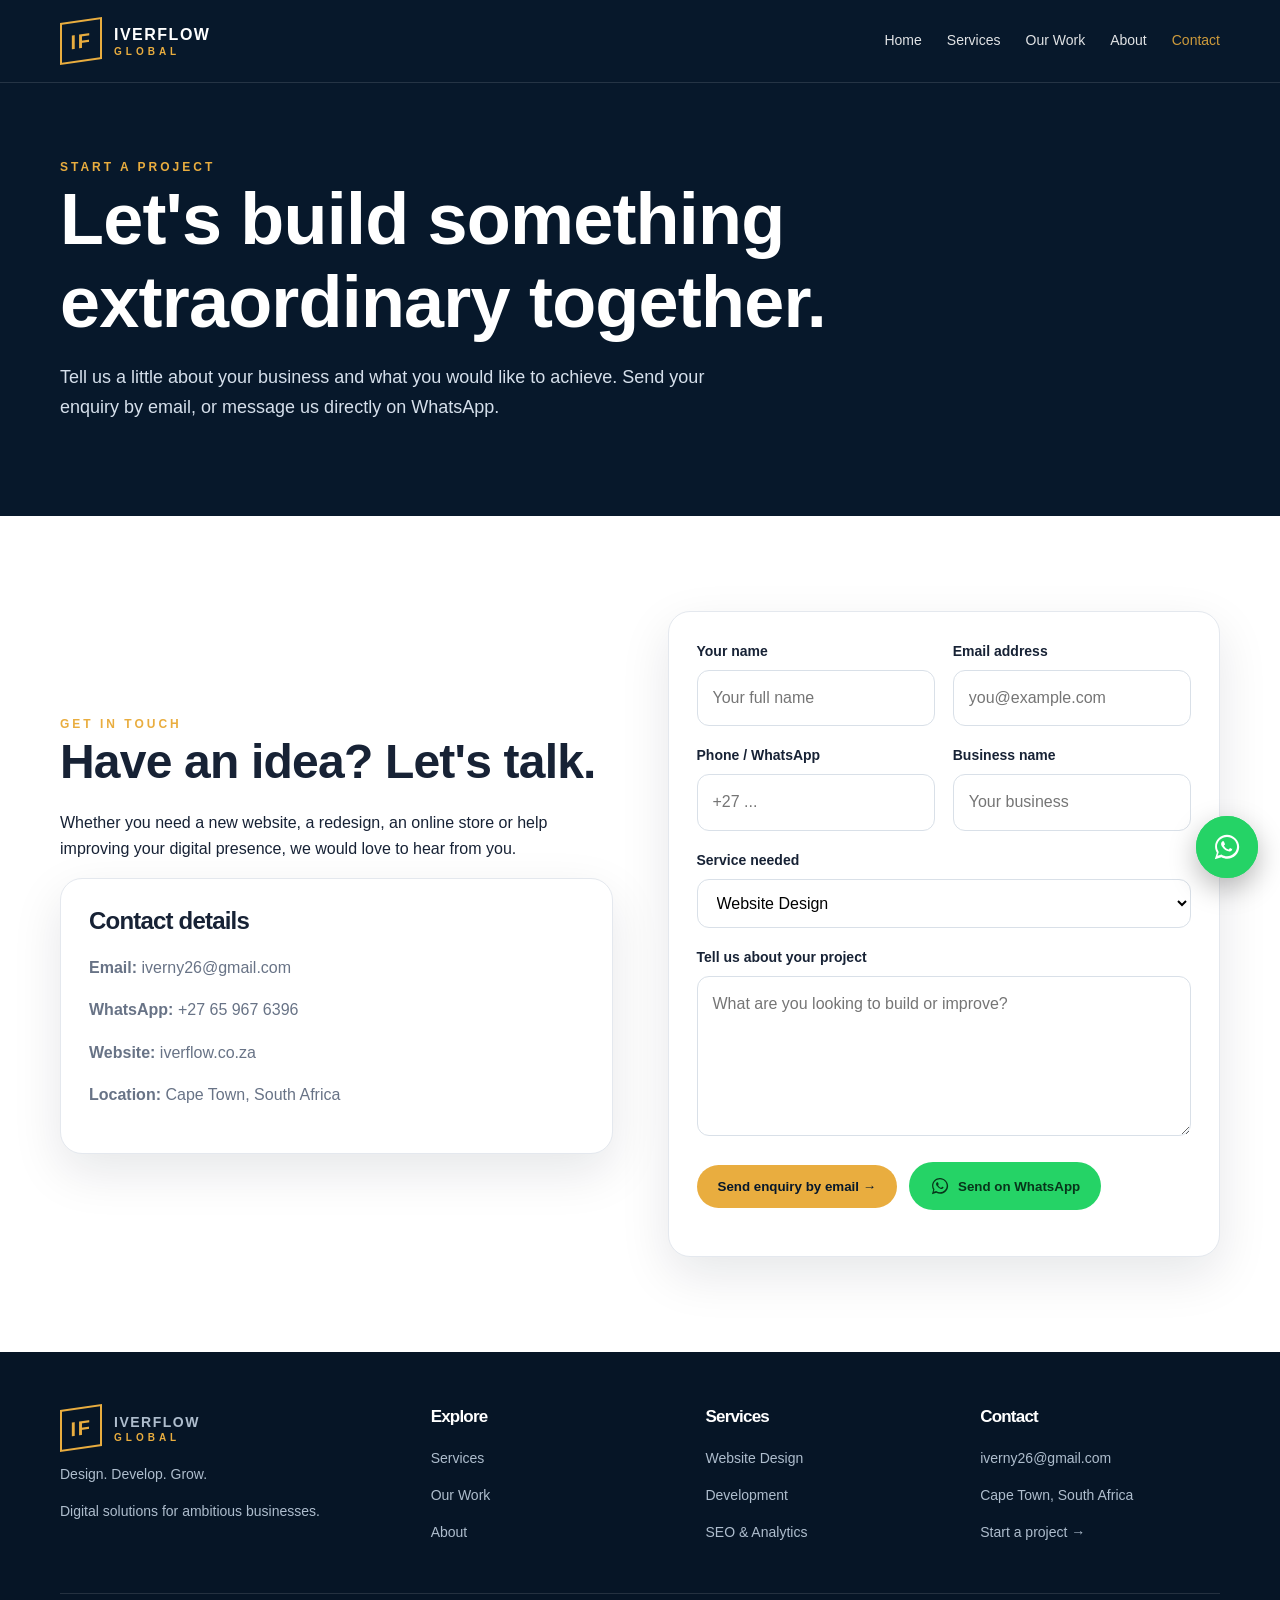
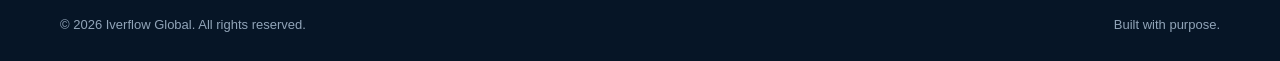
<file: contact.html>
<!doctype html>
<html lang="en"><head><meta charset="utf-8"><meta name="viewport" content="width=device-width,initial-scale=1"><title>Contact | Iverflow Global</title><meta name="description" content="Iverflow Global — digital solutions that drive real growth."><link rel="stylesheet" href="styles.css"></head>
<body><header class="site-header"><div class="container navbar"><a class="logo" href="index.html"><div class="logo-mark">IF</div><div><span>IVERFLOW</span><small>GLOBAL</small></div></a><button class="menu-btn" aria-label="Open navigation">☰</button><nav class="nav-links"><a class="" href="index.html">Home</a><a class="" href="services.html">Services</a><a class="" href="work.html">Our Work</a><a class="" href="about.html">About</a><a class="active" href="contact.html">Contact</a></nav></div></header>
<section class="page-hero"><div class="container"><div class="eyebrow">Start a project</div><h1>Let's build something extraordinary together.</h1><p>Tell us a little about your business and what you would like to achieve. Send your enquiry by email, or message us directly on WhatsApp.</p></div></section>
<section class="section"><div class="container split"><div><div class="eyebrow">Get in touch</div><h2>Have an idea? Let's talk.</h2><p>Whether you need a new website, a redesign, an online store or help improving your digital presence, we would love to hear from you.</p><div class="card"><h3>Contact details</h3><p><strong>Email:</strong> iverny26@gmail.com</p><p><strong>WhatsApp:</strong> <a href="https://wa.me/27659676396" target="_blank" rel="noopener">+27 65 967 6396</a></p><p><strong>Website:</strong> iverflow.co.za</p><p><strong>Location:</strong> Cape Town, South Africa</p></div></div>
<form id="contact-form" class="card" action="https://formsubmit.co/ajax/iverny26@gmail.com" method="POST"><input type="hidden" name="_subject" value="New website enquiry - Iverflow Global"><input type="hidden" name="_template" value="table"><input type="hidden" name="_captcha" value="false"><input type="text" name="_honey" style="display:none" tabindex="-1" autocomplete="off"><div class="form-grid"><div><label for="name">Your name</label><input id="name" name="name" required placeholder="Your full name"></div><div><label for="email">Email address</label><input id="email" name="email" type="email" required placeholder="you@example.com"></div><div><label for="phone">Phone / WhatsApp</label><input id="phone" name="phone" type="tel" placeholder="+27 ..."></div><div><label for="company">Business name</label><input id="company" name="company" placeholder="Your business"></div><div class="full"><label for="service">Service needed</label><select id="service" name="service"><option>Website Design</option><option>Website Development</option><option>E-commerce</option><option>Digital Marketing</option><option>SEO &amp; Analytics</option><option>Other</option></select></div><div class="full"><label for="message">Tell us about your project</label><textarea id="message" name="message" required placeholder="What are you looking to build or improve?"></textarea></div><div class="full form-actions"><button class="btn btn-primary" type="submit">Send enquiry by email &rarr;</button><button class="btn btn-whatsapp" type="button" id="wa-send"><svg viewBox="0 0 32 32" width="20" height="20" aria-hidden="true"><path fill="currentColor" d="M16 3C9 3 3.3 8.6 3.3 15.5c0 2.4.7 4.7 1.9 6.6L3 29l7.1-2.1c1.9 1 4 1.6 6.2 1.6 7 0 12.7-5.6 12.7-12.5S23 3 16 3zm0 22.9c-2 0-3.9-.6-5.5-1.6l-.4-.2-4.2 1.2 1.3-4-.3-.4a10.2 10.2 0 0 1-1.6-5.4C5.3 9.9 10.1 5.2 16 5.2s10.7 4.700 10.7 10.300S21.900 25.900 16 25.900zm5.900-7.700c-.3-.2-1.900-.9-2.200-1-.3-.1-.5-.2-.7.200-.2.300-.8 1-1 1.200-.2.200-.4.200-.7.100-.3-.2-1.400-.5-2.600-1.600-1-.9-1.600-1.900-1.800-2.200-.2-.3 0-.5.100-.7l.5-.5c.2-.2.200-.3.300-.5.100-.2.100-.4 0-.5l-1-2.300c-.2-.6-.5-.5-.7-.5h-.6c-.2 0-.5.100-.8.400-.3.300-1 1-1 2.400s1 2.800 1.200 3c.1.200 2 3.100 4.900 4.300.7.300 1.200.5 1.600.6.7.2 1.300.2 1.800.1.600-.1 1.900-.8 2.100-1.500.3-.7.300-1.400.2-1.500-.1-.1-.3-.2-.6-.4z"/></svg> Send on WhatsApp</button><p id="form-message" aria-live="polite"></p></div></div></form></div></section>
<footer class="site-footer"><div class="container"><div class="footer-grid"><div><a class="logo" href="index.html"><div class="logo-mark">IF</div><div><span>IVERFLOW</span><small>GLOBAL</small></div></a><p>Design. Develop. Grow.</p><p>Digital solutions for ambitious businesses.</p></div><div><h3>Explore</h3><p><a href="services.html">Services</a></p><p><a href="work.html">Our Work</a></p><p><a href="about.html">About</a></p></div><div><h3>Services</h3><p><a href="services.html">Website Design</a></p><p><a href="services.html">Development</a></p><p><a href="services.html">SEO & Analytics</a></p></div><div><h3>Contact</h3><p><a href="mailto:iverny26@gmail.com">iverny26@gmail.com</a></p><p>Cape Town, South Africa</p><p><a href="contact.html">Start a project →</a></p></div></div><div class="footer-bottom"><span>© <span data-year></span> Iverflow Global. All rights reserved.</span><span>Built with purpose.</span></div></div></footer><script src="script.js"></script></body></html>
</file>
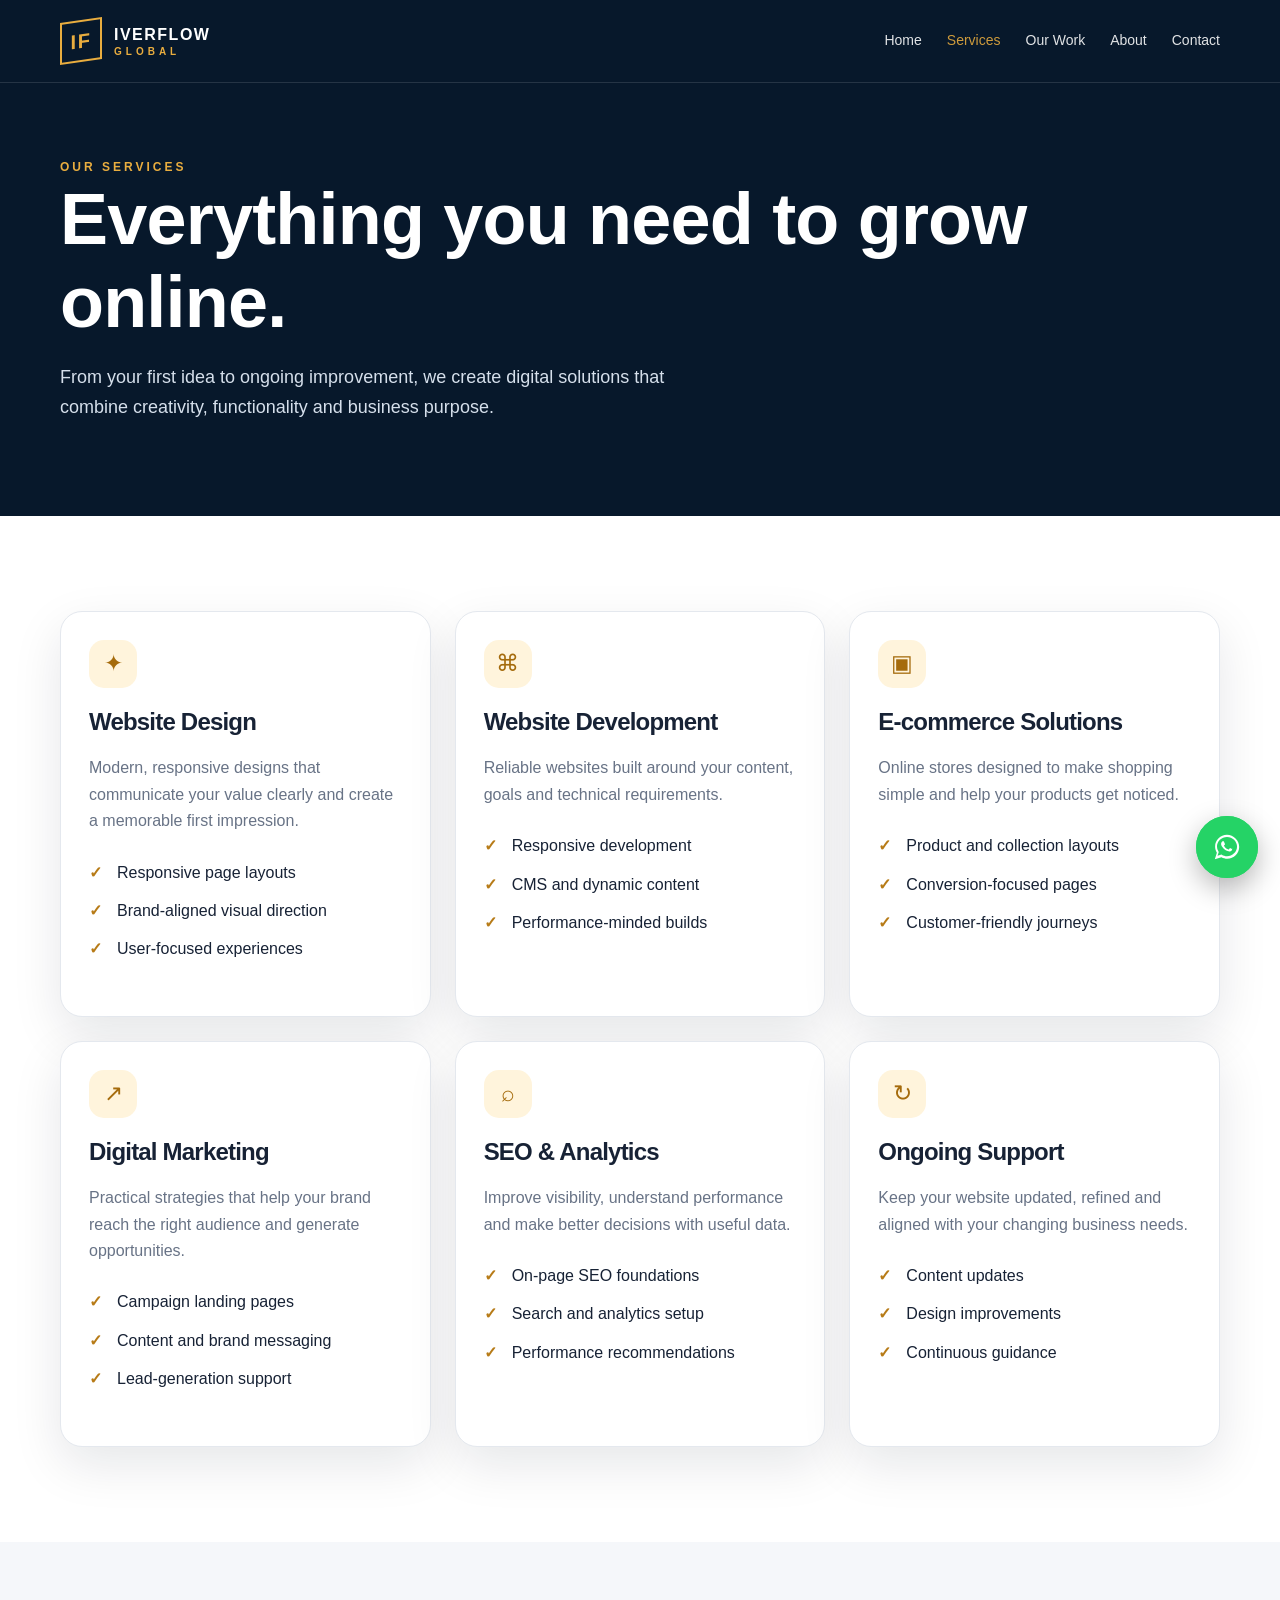
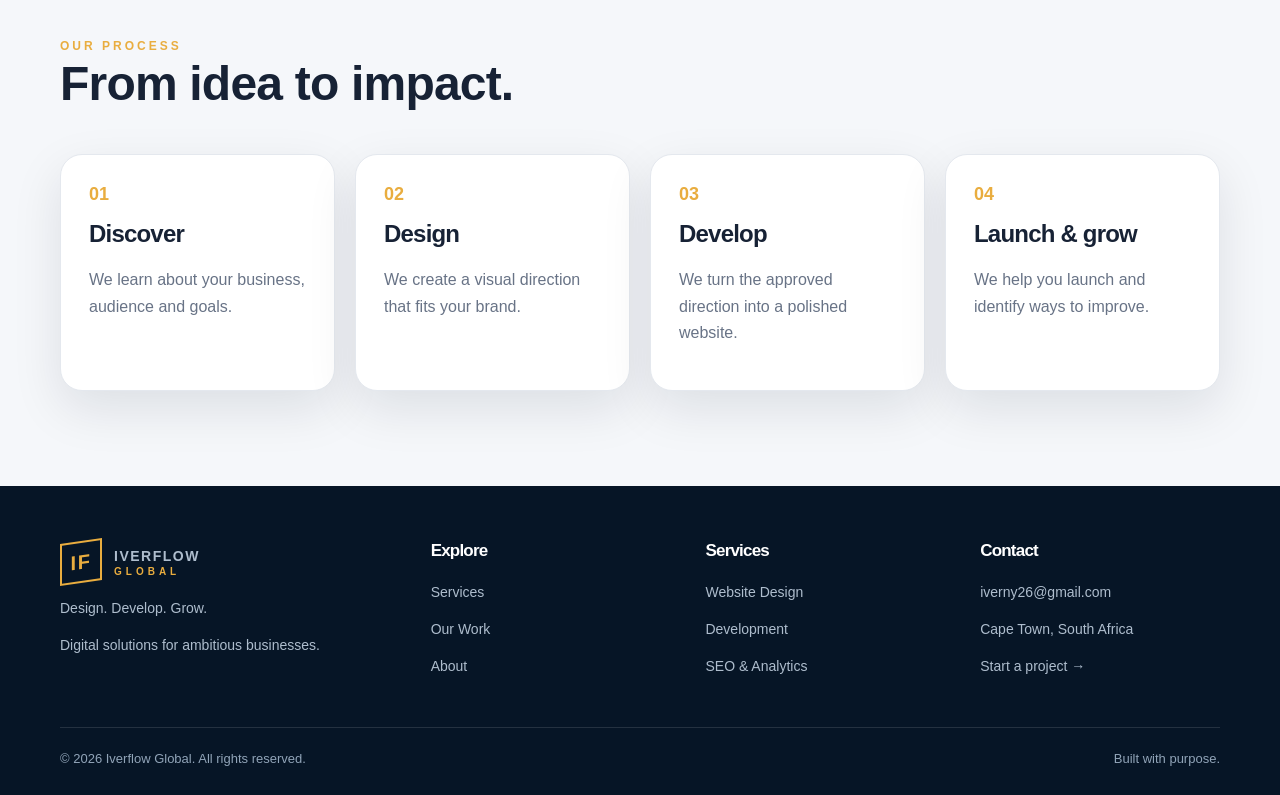
<file: services.html>
<!doctype html>
<html lang="en"><head><meta charset="utf-8"><meta name="viewport" content="width=device-width,initial-scale=1"><title>Services | Iverflow Global</title><meta name="description" content="Iverflow Global — digital solutions that drive real growth."><link rel="stylesheet" href="styles.css"></head>
<body><header class="site-header"><div class="container navbar"><a class="logo" href="index.html"><div class="logo-mark">IF</div><div><span>IVERFLOW</span><small>GLOBAL</small></div></a><button class="menu-btn" aria-label="Open navigation">☰</button><nav class="nav-links"><a class="" href="index.html">Home</a><a class="active" href="services.html">Services</a><a class="" href="work.html">Our Work</a><a class="" href="about.html">About</a><a class="" href="contact.html">Contact</a></nav></div></header>
<section class="page-hero"><div class="container"><div class="eyebrow">Our services</div><h1>Everything you need to grow online.</h1><p>From your first idea to ongoing improvement, we create digital solutions that combine creativity, functionality and business purpose.</p></div></section>
<section class="section"><div class="container"><div class="grid-3">
<div class="card"><div class="icon">✦</div><h3>Website Design</h3><p>Modern, responsive designs that communicate your value clearly and create a memorable first impression.</p><ul class="check-list"><li>Responsive page layouts</li><li>Brand-aligned visual direction</li><li>User-focused experiences</li></ul></div>
<div class="card"><div class="icon">⌘</div><h3>Website Development</h3><p>Reliable websites built around your content, goals and technical requirements.</p><ul class="check-list"><li>Responsive development</li><li>CMS and dynamic content</li><li>Performance-minded builds</li></ul></div>
<div class="card"><div class="icon">▣</div><h3>E-commerce Solutions</h3><p>Online stores designed to make shopping simple and help your products get noticed.</p><ul class="check-list"><li>Product and collection layouts</li><li>Conversion-focused pages</li><li>Customer-friendly journeys</li></ul></div>
<div class="card"><div class="icon">↗</div><h3>Digital Marketing</h3><p>Practical strategies that help your brand reach the right audience and generate opportunities.</p><ul class="check-list"><li>Campaign landing pages</li><li>Content and brand messaging</li><li>Lead-generation support</li></ul></div>
<div class="card"><div class="icon">⌕</div><h3>SEO & Analytics</h3><p>Improve visibility, understand performance and make better decisions with useful data.</p><ul class="check-list"><li>On-page SEO foundations</li><li>Search and analytics setup</li><li>Performance recommendations</li></ul></div>
<div class="card"><div class="icon">↻</div><h3>Ongoing Support</h3><p>Keep your website updated, refined and aligned with your changing business needs.</p><ul class="check-list"><li>Content updates</li><li>Design improvements</li><li>Continuous guidance</li></ul></div>
</div></div></section>
<section class="section section-light"><div class="container"><div class="section-heading"><div class="eyebrow">Our process</div><h2>From idea to impact.</h2></div><div class="grid-4 process"><div class="card"><h3>Discover</h3><p>We learn about your business, audience and goals.</p></div><div class="card"><h3>Design</h3><p>We create a visual direction that fits your brand.</p></div><div class="card"><h3>Develop</h3><p>We turn the approved direction into a polished website.</p></div><div class="card"><h3>Launch & grow</h3><p>We help you launch and identify ways to improve.</p></div></div></div></section>
<footer class="site-footer"><div class="container"><div class="footer-grid"><div><a class="logo" href="index.html"><div class="logo-mark">IF</div><div><span>IVERFLOW</span><small>GLOBAL</small></div></a><p>Design. Develop. Grow.</p><p>Digital solutions for ambitious businesses.</p></div><div><h3>Explore</h3><p><a href="services.html">Services</a></p><p><a href="work.html">Our Work</a></p><p><a href="about.html">About</a></p></div><div><h3>Services</h3><p><a href="services.html">Website Design</a></p><p><a href="services.html">Development</a></p><p><a href="services.html">SEO & Analytics</a></p></div><div><h3>Contact</h3><p><a href="mailto:iverny26@gmail.com">iverny26@gmail.com</a></p><p>Cape Town, South Africa</p><p><a href="contact.html">Start a project →</a></p></div></div><div class="footer-bottom"><span>© <span data-year></span> Iverflow Global. All rights reserved.</span><span>Built with purpose.</span></div></div></footer><script src="script.js"></script></body></html>
</file>
<file: styles.css>
:root{
  --navy:#07182b;
  --navy-2:#0d2742;
  --gold:#e9ad3f;
  --gold-2:#ffc85d;
  --ink:#172235;
  --muted:#687386;
  --light:#f5f7fa;
  --white:#fff;
  --line:#e4e8ee;
  --radius:22px;
  --shadow:0 18px 50px rgba(7,24,43,.10);
}
*{box-sizing:border-box}
html{scroll-behavior:smooth}
body{margin:0;font-family:Inter,Arial,sans-serif;color:var(--ink);background:#fff;line-height:1.65}
a{text-decoration:none;color:inherit}
img{max-width:100%;display:block}
.container{width:min(1160px,92%);margin:auto}
.site-header{background:var(--navy);color:#fff;position:sticky;top:0;z-index:20;border-bottom:1px solid rgba(255,255,255,.12)}
.navbar{display:flex;align-items:center;justify-content:space-between;gap:24px;min-height:82px}
.logo{display:flex;align-items:center;gap:12px;font-weight:800;letter-spacing:1.5px}
.logo-mark{width:42px;height:42px;display:grid;place-items:center;border:2px solid var(--gold);color:var(--gold);font-weight:900;font-size:20px;transform:skewY(-8deg)}
.logo span{display:block}
.logo small{display:block;color:var(--gold);font-size:10px;letter-spacing:4px;margin-top:-4px}
.nav-links{display:flex;align-items:center;gap:25px;font-size:14px}
.nav-links a{opacity:.88}
.nav-links a:hover,.nav-links a.active{color:var(--gold)}
.menu-btn{display:none;background:none;border:1px solid rgba(255,255,255,.3);color:#fff;border-radius:8px;padding:8px 11px}
.btn{display:inline-flex;align-items:center;justify-content:center;gap:8px;padding:13px 20px;border-radius:999px;font-weight:700;border:1px solid transparent;cursor:pointer;transition:.2s}
.btn-primary{background:var(--gold);color:var(--navy)}
.btn-primary:hover{background:var(--gold-2);transform:translateY(-2px)}
.btn-outline{border-color:rgba(255,255,255,.4);color:#fff}
.btn-outline:hover{border-color:var(--gold);color:var(--gold)}
.btn-dark{background:var(--navy);color:#fff}
.btn-dark:hover{background:var(--navy-2)}
.hero{background:linear-gradient(120deg,var(--navy),#102e4b);color:#fff;padding:100px 0 90px;position:relative;overflow:hidden}
.hero:after{content:"";position:absolute;width:520px;height:520px;border:1px solid rgba(233,173,63,.2);border-radius:50%;right:-180px;top:-170px;box-shadow:0 0 0 60px rgba(233,173,63,.03),0 0 0 120px rgba(233,173,63,.025)}
.hero-grid{display:grid;grid-template-columns:1.05fr .95fr;gap:55px;align-items:center;position:relative;z-index:1}
.eyebrow{color:var(--gold);text-transform:uppercase;letter-spacing:3px;font-size:12px;font-weight:800}
h1,h2,h3{line-height:1.15;margin:0 0 20px;letter-spacing:-.8px}
h1{font-size:clamp(42px,6vw,72px)}
h2{font-size:clamp(32px,4vw,48px)}
h3{font-size:24px}
.hero p{font-size:18px;color:#d5dfeb;max-width:580px}
.actions{display:flex;gap:12px;flex-wrap:wrap;margin-top:30px}
.hero-image{border-radius:26px;overflow:hidden;border:1px solid rgba(255,255,255,.22);box-shadow:0 25px 70px rgba(0,0,0,.3);transform:rotate(2deg)}
.section{padding:95px 0}
.section-light{background:var(--light)}
.section-heading{max-width:680px;margin-bottom:42px}
.section-heading p{color:var(--muted);font-size:17px}
.grid-3{display:grid;grid-template-columns:repeat(3,1fr);gap:24px}
.grid-4{display:grid;grid-template-columns:repeat(4,1fr);gap:20px}
.card{background:#fff;border:1px solid var(--line);border-radius:var(--radius);padding:28px;box-shadow:var(--shadow)}
.card p{color:var(--muted)}
.icon{width:48px;height:48px;border-radius:15px;background:#fff4dc;color:#a56b0c;display:grid;place-items:center;font-size:23px;margin-bottom:20px}
.service-card{transition:.2s}
.service-card:hover{transform:translateY(-6px)}
.stats{background:var(--navy);color:#fff;border-radius:28px;padding:38px;display:grid;grid-template-columns:repeat(4,1fr);gap:20px}
.stat strong{font-size:35px;color:var(--gold);display:block}
.stat span{color:#d2dbe5}
.portfolio-card{overflow:hidden;padding:0}
.portfolio-card img{aspect-ratio:16/10;object-fit:cover}
.portfolio-content{padding:24px}
.tag{display:inline-block;color:#98630e;background:#fff1d3;padding:5px 10px;border-radius:999px;font-size:12px;font-weight:800}
.page-hero{background:var(--navy);color:#fff;padding:75px 0}
.page-hero p{color:#d5dfeb;max-width:650px;font-size:18px}
.split{display:grid;grid-template-columns:1fr 1fr;gap:55px;align-items:center}
.split img{border-radius:25px;box-shadow:var(--shadow)}
.check-list{padding:0;margin:25px 0;list-style:none}
.check-list li{margin:12px 0;padding-left:28px;position:relative}
.check-list li:before{content:"✓";position:absolute;left:0;color:#b77b17;font-weight:900}
.process{counter-reset:step}
.process .card{position:relative;padding-top:65px}
.process .card:before{counter-increment:step;content:"0" counter(step);position:absolute;top:25px;left:28px;color:var(--gold);font-weight:900;font-size:18px}
.cta{background:linear-gradient(120deg,#102e4b,var(--navy));color:#fff;border-radius:28px;padding:55px;display:flex;align-items:center;justify-content:space-between;gap:30px}
.cta p{color:#d5dfeb}
.form-grid{display:grid;grid-template-columns:1fr 1fr;gap:18px}
label{display:block;font-weight:700;font-size:14px;margin-bottom:7px}
input,textarea,select{width:100%;padding:14px 15px;border:1px solid #d9e0e8;border-radius:12px;font:inherit;background:#fff}
textarea{min-height:160px;resize:vertical}
.full{grid-column:1/-1}
.site-footer{background:#061526;color:#d5dfeb;padding:55px 0 25px}
.footer-grid{display:grid;grid-template-columns:1.4fr 1fr 1fr 1fr;gap:35px}
.site-footer h3{color:#fff;font-size:17px}
.site-footer p,.site-footer a{color:#aebdcd;font-size:14px}
.site-footer a:hover{color:var(--gold)}
.footer-bottom{border-top:1px solid rgba(255,255,255,.12);margin-top:35px;padding-top:20px;font-size:13px;color:#91a4b8;display:flex;justify-content:space-between;gap:20px;flex-wrap:wrap}
@media(max-width:900px){
  .nav-links{display:none;position:absolute;top:82px;left:0;right:0;background:var(--navy);padding:22px 4%;flex-direction:column;align-items:flex-start}
  .nav-links.open{display:flex}
  .menu-btn{display:block}
  .hero-grid,.split{grid-template-columns:1fr}
  .hero{padding:70px 0}
  .grid-4{grid-template-columns:repeat(2,1fr)}
  .footer-grid{grid-template-columns:repeat(2,1fr)}
}
@media(max-width:600px){
  .section{padding:65px 0}
  .grid-3,.grid-4,.stats,.form-grid{grid-template-columns:1fr}
  .cta{padding:32px;display:block}
  .cta .actions{margin-top:20px}
  .footer-grid{grid-template-columns:1fr}
  h1{font-size:44px}
}

/* WhatsApp */
.btn-whatsapp{background:#25d366;color:#07351a}
.btn-whatsapp:hover{background:#3ae07b;transform:translateY(-2px)}
.form-actions{display:flex;flex-wrap:wrap;align-items:center;gap:12px}
.form-actions #form-message{flex-basis:100%;margin:6px 0 0;font-weight:600}
.btn:disabled{opacity:.6;cursor:wait}
.wa-bubble{position:fixed;right:22px;bottom:22px;width:62px;height:62px;border-radius:50%;background:#25d366;color:#fff;display:grid;place-items:center;box-shadow:0 10px 28px rgba(0,0,0,.28);z-index:50;transition:transform .2s}
.wa-bubble:hover{transform:scale(1.08)}
.wa-bubble:focus-visible{outline:3px solid var(--gold);outline-offset:3px}
.wa-tip{position:absolute;right:74px;white-space:nowrap;background:var(--navy);color:#fff;font-size:13px;font-weight:600;padding:9px 14px;border-radius:10px;box-shadow:0 8px 22px rgba(0,0,0,.25);opacity:0;transform:translateX(8px);pointer-events:none;transition:.2s}
.wa-bubble:hover .wa-tip,.wa-bubble:focus-visible .wa-tip{opacity:1;transform:none}
.wa-bubble:before{content:"";position:absolute;inset:0;border-radius:50%;border:2px solid #25d366;animation:wa-pulse 2.4s ease-out 3}
@keyframes wa-pulse{from{transform:scale(1);opacity:.7}to{transform:scale(1.6);opacity:0}}
@media(prefers-reduced-motion:reduce){.wa-bubble:before{animation:none}}
@media(max-width:600px){.wa-bubble{right:16px;bottom:16px;width:56px;height:56px}.wa-tip{display:none}.form-actions .btn{width:100%}}
</file>
